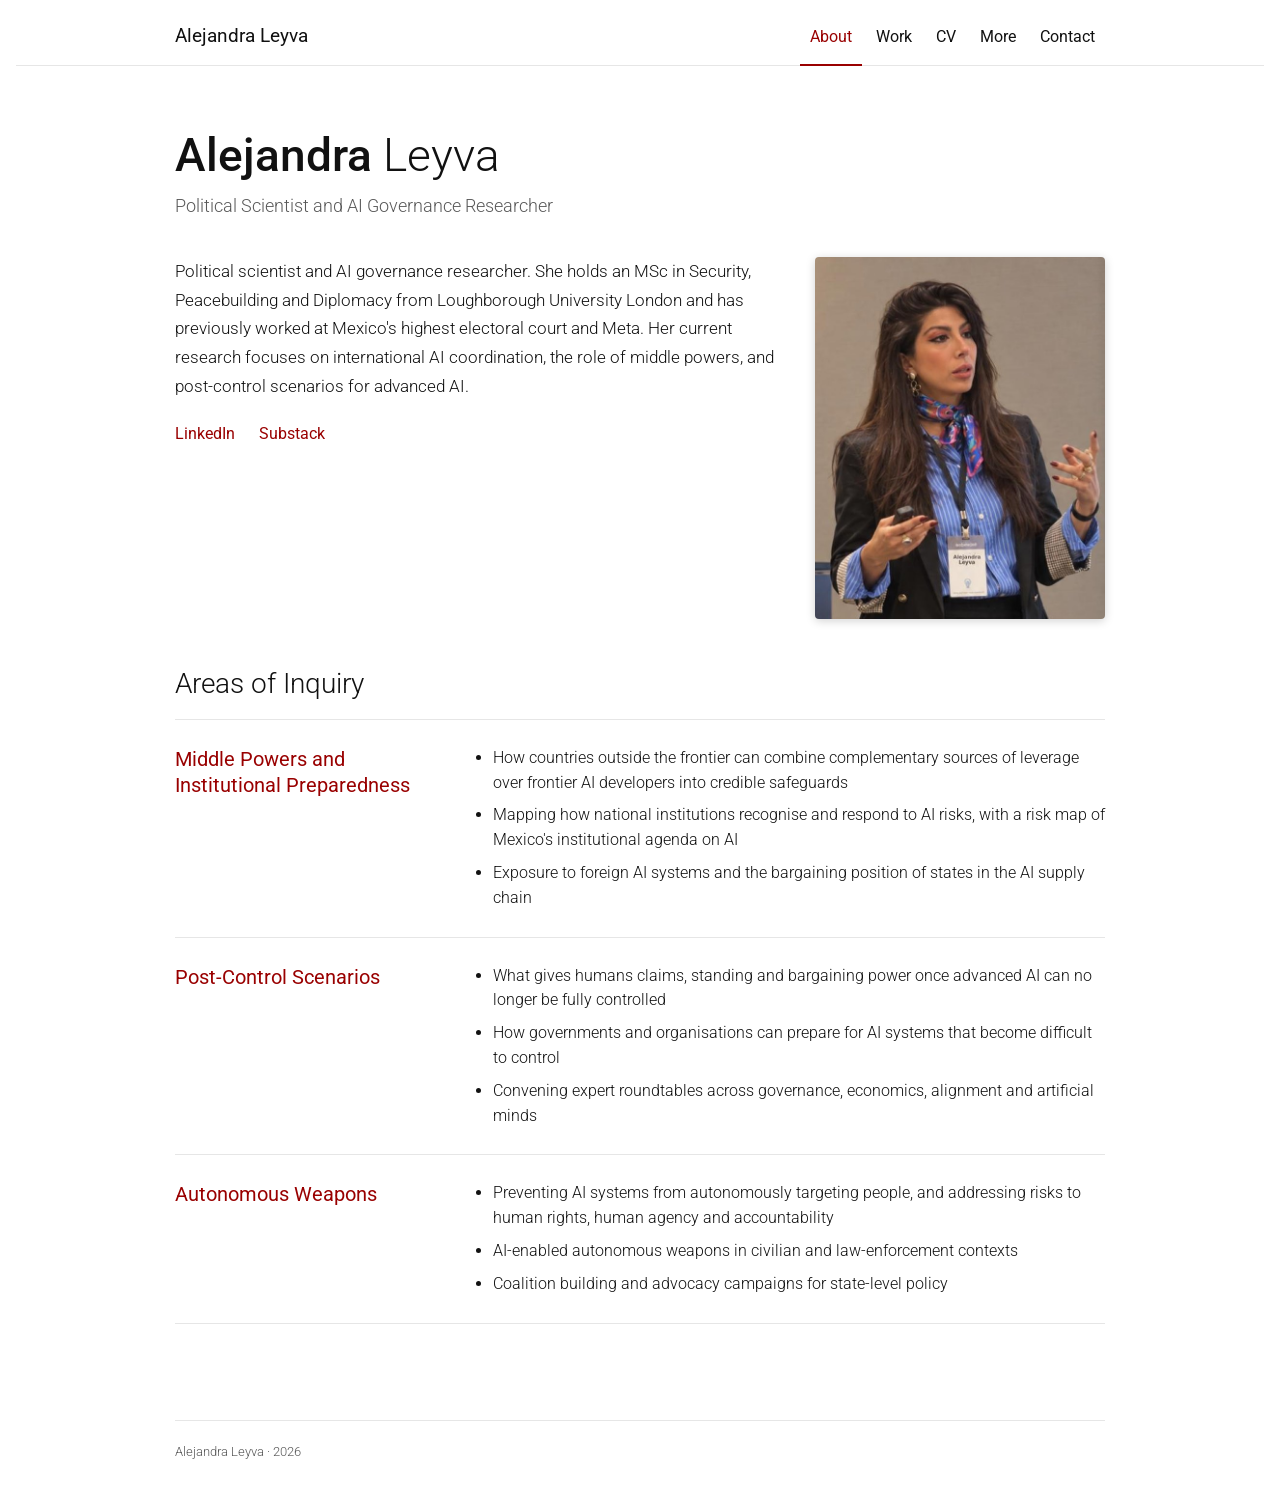
<file: index.html>
<!doctype html>
<html lang="en">
<head>
<meta charset="utf-8">
<meta name="viewport" content="width=device-width, initial-scale=1, viewport-fit=cover">
<meta name="description" content="Alejandra Leyva, political scientist and AI governance researcher.">
<!-- Link previews (LinkedIn, WhatsApp, Slack, X) -->
<meta property="og:type" content="website">
<meta property="og:title" content="Alejandra Leyva">
<meta property="og:description" content="Political scientist and AI governance researcher. Papers, campaigns, convenings and CV.">
<meta property="og:url" content="https://aleleyva9.github.io/">
<meta property="og:image" content="https://aleleyva9.github.io/og-image.jpg">
<meta property="og:image:width" content="1200">
<meta property="og:image:height" content="628">
<meta name="twitter:card" content="summary_large_image">
<meta name="twitter:title" content="Alejandra Leyva">
<meta name="twitter:description" content="Political scientist and AI governance researcher. Papers, campaigns, convenings and CV.">
<meta name="twitter:image" content="https://aleleyva9.github.io/og-image.jpg">
<title>Alejandra Leyva</title>
<link rel="preconnect" href="https://fonts.googleapis.com">
<link rel="stylesheet" href="https://fonts.googleapis.com/css2?family=Roboto:ital,wght@0,300;0,400;0,500;1,300;1,400&display=swap">
<link rel="stylesheet" href="style.css">
</head>
<body>

<header class="top">
  <div class="wrap">
    <a class="brand" href="#about">Alejandra Leyva</a>
    <nav aria-label="Sections">
      <a href="#about" data-view="about">About</a>
      <a href="#work" data-view="work">Work</a>
      <a href="#cv" data-view="cv">CV</a>
      <a href="#more" data-view="more">More</a>
      <a href="#contact" data-view="contact">Contact</a>
    </nav>
  </div>
</header>

<main>

    <!-- ABOUT -->
    <div class="view" id="view-about">
      <section class="band hero"><div class="wrap">
        <div class="hero-head">
          <h1 class="hero-name"><b>Alejandra</b> Leyva</h1>
          <p class="lede">Political Scientist and AI Governance Researcher</p>
        </div>
        <div class="about-grid">
          <div class="hero-text">
            <p class="bio">Political scientist and AI governance researcher. She holds an MSc in Security, Peacebuilding and Diplomacy from Loughborough University London and has previously worked at Mexico's highest electoral court and Meta. Her current research focuses on international AI coordination, the role of middle powers, and post-control scenarios for advanced AI.</p>
            <div class="hero-links">
              <a href="https://www.linkedin.com/in/alejandraleyva/" data-track="link-linkedin" data-track-title="LinkedIn" target="_blank" rel="noopener">LinkedIn</a>
              <a href="https://substack.com/@alejandraleyva9" data-track="link-substack" data-track-title="Substack profile" target="_blank" rel="noopener">Substack</a>
            </div>
          </div>
          <img class="photo" src="photo.jpg" alt="Alejandra Leyva speaking at a conference" width="900" height="750">
        </div>
      </div></section>

      <section class="band areas-band last"><div class="wrap">
        <h2>Areas of Inquiry</h2>
        <div class="areas">
          <div class="area">
            <h3>Middle Powers and Institutional Preparedness</h3>
            <ul>
              <li>How countries outside the frontier can combine complementary sources of leverage over frontier AI developers into credible safeguards</li>
              <li>Mapping how national institutions recognise and respond to AI risks, with a risk map of Mexico's institutional agenda on AI</li>
              <li>Exposure to foreign AI systems and the bargaining position of states in the AI supply chain</li>
            </ul>
          </div>
          <div class="area">
            <h3>Post-Control Scenarios</h3>
            <ul>
              <li>What gives humans claims, standing and bargaining power once advanced AI can no longer be fully controlled</li>
              <li>How governments and organisations can prepare for AI systems that become difficult to control</li>
              <li>Convening expert roundtables across governance, economics, alignment and artificial minds</li>
            </ul>
          </div>
          <div class="area">
            <h3>Autonomous Weapons</h3>
            <ul>
              <li>Preventing AI systems from autonomously targeting people, and addressing risks to human rights, human agency and accountability</li>
              <li>AI-enabled autonomous weapons in civilian and law-enforcement contexts</li>
              <li>Coalition building and advocacy campaigns for state-level policy</li>
            </ul>
          </div>
        </div>
      </div></section>
    </div>

    <!-- WORK -->
    <div class="view" id="view-work" hidden>
      <div class="band last"><div class="wrap">
      <section>
        <h1 class="title">Selected Work</h1>
        <p class="lede">Research, policy and advocacy projects.</p>
      </section>
      <div class="work">
        <article class="card">
          <div class="kind"><span>Convening &amp; Report</span><em>2026</em></div>
          <h3><a href="human-claims-and-cooperation.html" data-track="report-open" data-track-title="Report page, from Work">Human claims and cooperation: what remains when we lose control over AI?</a></h3>
          <p class="org">Sentient Futures Project</p>
          <p>As part of the <a href="https://junetron.notion.site/Post-Control-Initiative-3df5cb71838e808f91eac42af2949bd3" data-track="post-control-initiative" data-track-title="Post-Control Initiative page" target="_blank" rel="noopener">Post-Control Initiative</a>, two expert roundtables were held, exploring how human agency might change once humans no longer exercise meaningful control over advanced AI, and under what conditions humans might still bargain and cooperate with potential artificial minds.</p>
          <div class="outputs">
            <a class="go" href="human-claims-and-cooperation.html" data-track="report-open" data-track-title="Report page, from Work">Read the Report</a>
            <a class="go" href="Human_Claims_and_Cooperation_Report.pdf" data-track="report-pdf" data-track-title="Report PDF, from Work" target="_blank" rel="noopener">PDF</a>
          </div>
        </article>
        <article class="card">
          <div class="kind"><span>Paper</span><em>2026</em></div>
          <h3>AI Risks and Sovereignty. What Mexico's Institutional Agenda Recognises and Addresses</h3>
          <p class="org">Apart Research, Global South AI Safety Hackathon · published on Zenodo in English and Spanish</p>
          <p>I developed a risk map covering seven AI risk scenarios and their pathways, and built an original dataset of Mexican government actions on AI to examine which risks institutions recognise and where policy gaps remain. The analysis finds that existing measures largely address visible harms, while more systemic AI risks receive limited attention.</p>
          <a class="go" href="https://zenodo.org/records/23479680" data-track="paper-ai-sovereignty-zenodo" data-track-title="Paper, AI Risks and Sovereignty (Zenodo)" target="_blank" rel="noopener">Read on Zenodo</a>
        </article>
        <article class="card">
          <div class="kind"><span>Campaign</span><em>2026</em></div>
          <h3>No Killer Robots</h3>
          <p class="org">Sapiens First · California</p>
          <p>A California-focused campaign advocating restrictions on AI-enabled weapons that autonomously select or target people, including their use in civilian and law-enforcement contexts. The proposals also call for human authorisation before engaging vehicles that may carry people, while distinguishing these cases from defensive systems targeting incoming missiles or other uncrewed objects.</p>
          <div class="outputs">
            <a class="go" href="https://app.notion.com/p/NO-KILLER-ROBOTS-3ea177ae16e180f2b513fc5650080a98" data-track="letter-no-killer-robots" data-track-title="No Killer Robots open letter, from Work" target="_blank" rel="noopener">Open Letter</a>
            <span class="go muted">Policy Brief · In Progress</span>
          </div>
        </article>
        <article class="card">
          <div class="kind"><span>Research</span><em>2026</em></div>
          <h3>Colombia's exposure to foreign AI systems</h3>
          <p class="org">Project AWARE · Country Governance</p>
          <p>Mapping institutional and policy gaps and the strategic nodes where Colombia holds leverage, with recommendations to strengthen its national AI governance and bargaining position.</p>
          <span class="go muted">Ongoing</span>
        </article>
        <article class="card">
          <div class="kind"><span>Essay</span><em>2026</em></div>
          <h3>The AI Race Is a Prisoner's Dilemma. The U.S. Could Change the Payoffs.</h3>
          <p class="org">Substack</p>
          <p>A game-theory reading of frontier AI competition with three players and the U.S. government as payoff-shaper, arguing that regulation and coordination can turn the dilemma into an assurance game.</p>
          <a class="go" href="https://alejandraleyva2.substack.com/p/the-ai-race-is-a-prisoners-dilemma" data-track="essay-ai-race-substack" data-track-title="Essay, The AI Race Is a Prisoner's Dilemma" target="_blank" rel="noopener">Read on Substack</a>
        </article>
      </div>

      <section class="earlier">
        <h2>Earlier Publications</h2>
        <ul class="pubs">
          <li><span class="src">Nexos · 2019</span><a href="https://eljuegodelacorte.nexos.com.mx/las-leyes-se-interpretan-pero-los-numeros-no/" data-track="oped-nexos-2019" data-track-title="Nexos 2019, Las leyes se interpretan" target="_blank" rel="noopener"><i>Las leyes se interpretan, pero los números no</i></a></li>
          <li><span class="src">Nexos · 2018</span><a href="https://eljuegodelacorte.nexos.com.mx/coaliciones-y-candidaturas-comunes-su-consolidacion-como-herramientas-democraticas/" data-track="oped-nexos-2018" data-track-title="Nexos 2018, Coaliciones y candidaturas comunes" target="_blank" rel="noopener"><i>Coaliciones y candidaturas comunes: su consolidación como herramientas democráticas</i></a></li>
          <li><span class="src">Animal Político / Grupo Animal · 2021</span><a href="https://www.grupoanimal.mx/opinion/asignando-responsabilidades-el-rol-del-comercio-internacional-de-armas-en-el-conflicto-israeli-palestino" data-track="oped-animal-politico-2021" data-track-title="Animal Politico 2021, Comercio internacional de armas" target="_blank" rel="noopener"><i>El rol del comercio internacional de armas en el conflicto israelí-palestino</i></a></li>
          <li><span class="src">Animal Político / Grupo Animal · 2020</span><a href="https://grupoanimal.mx/opinion/me-vacuno-o-no" data-track="oped-animal-politico-2020" data-track-title="Animal Politico 2020, Me vacuno o no" target="_blank" rel="noopener"><i>¿Me vacuno o no?</i></a></li>
        </ul>
      </section>
      </div></div>
    </div>

    <!-- CV -->
    <div class="view cv" id="view-cv" hidden>
      <div class="band last"><div class="wrap">
      <div class="cv-layout">

        <aside class="cv-side">
          <div class="cv-side-block">
            <h1 class="title">CV</h1>
            <p class="muted small">Political Scientist · AI Safety Researcher</p>
            <a class="dl" href="Alejandra_Leyva_CV.pdf?v=2026-11-17" data-track="download-cv" data-track-title="Download CV" target="_blank" rel="noopener">Download PDF</a>
          </div>
          <div class="cv-side-block">
            <p class="eyebrow">Sections</p>
            <p class="jump">
              <a href="#cv">AI governance</a><a href="#cv">Experience</a><a href="#cv">Earlier experience</a><a href="#cv">Education</a>
            </p>
          </div>
          <div class="cv-side-block">
            <p class="eyebrow">Skills</p>
            <ul class="skills">
              <li>Evidence-based public policy advisory and brief-writing for senior stakeholders</li>
              <li>Empirical research and mixed-methods analysis, quantitative and qualitative</li>
              <li>Client and stakeholder management in cross-functional teams</li>
              <li>Frontier AI governance, model evaluations and AI safety policy frameworks</li>
              <li>Statistical and analytical tools (Stata, QGIS, Power BI, Excel; basic Python for analysis)</li>
              <li>AI-powered media and information monitoring (Signal AI, Cision, Brandwatch)</li>
              <li>Strategic communication and narrative building for complex, technical topics</li>
              <li>Data visualisation and insight reporting for non-technical audiences</li>
            </ul>
          </div>
          <div class="cv-side-block">
            <p class="eyebrow">Languages</p>
            <ul class="skills langs">
              <li><b>Spanish</b> Native</li>
              <li><b>English</b> Professional</li>
              <li><b>French</b> Intermediate</li>
            </ul>
          </div>
        </aside>

        <div class="cv-main">

          <section id="cv-ai">
            <h2>AI governance and safety</h2>
            <div class="tl">
              <details class="entry"><summary><span class="role"><b>Project Incubator Fellow, Post-Control Initiative</b><span class="org">Sentient Futures</span></span><span class="when">2026 — present</span></summary><div class="body"><p class="desc">Design and lead interdisciplinary expert roundtables exploring human claims and cooperation in post-control AI scenarios, with key findings synthesised in a <a href="human-claims-and-cooperation.html" data-track="report-open-from-cv" data-track-title="Report page, from CV">research report</a>.</p></div></details>
              <details class="entry"><summary><span class="role"><b>Fellow, Advocacy track</b><span class="org">Sapiens First</span></span><span class="when">2026 — present</span></summary><div class="body"><p class="desc">Develop an advocacy campaign, <a href="https://tar-price-366.notion.site/NO-KILLER-ROBOTS-3ea177ae16e180f2b513fc5650080a98?pvs=143" data-track="letter-no-killer-robots-from-cv" data-track-title="No Killer Robots open letter, from CV" target="_blank" rel="noopener">open letter</a> and policy brief proposing restrictions on autonomous targeting of people in California, particularly in civilian and law-enforcement settings.</p></div></details>
              <details class="entry"><summary><span class="role"><b>Selected Researcher, Country Governance, Colombia</b><span class="org">Project AWARE</span></span><span class="when">2026 — present</span></summary><div class="body"><p class="desc">Assessing Colombia's exposure to foreign AI systems, identifying institutional and policy gaps, and developing recommendations to strengthen national AI governance and its bargaining position with foreign AI providers.</p></div></details>
              <details class="entry"><summary><span class="role"><b>AI safety hackathons</b><span class="org">Apart Research · LISA and BlueDot Impact</span></span><span class="when">2026</span></summary><div class="body"><ul>
                <li><b>Global South AI Safety Hackathon, Apart Research.</b> Developed an AI Sovereignty Risk Map and original dataset of Mexican government AI actions to assess institutional preparedness and identify gaps in national AI governance. Paper submitted to SLAS 2027.</li>
                <li><b>Breaking Barriers to AI Safety Hackathon, LISA and BlueDot Impact.</b> Developed a UK AI safety policy framework by mapping existing institutions and policy proposals, identifying governance gaps and recommending areas for greater institutional coordination.</li></ul></div></details>
              <details class="entry"><summary><span class="role"><b>Frontier AI Governance Course</b><span class="org">BlueDot Impact</span></span><span class="when">2026</span></summary><div class="body"><p class="desc">Completed intensive training in frontier AI risks, governance frameworks, evaluations, compute governance and policy responses to advanced AI systems.</p></div></details>
            </div>
          </section>

          <section id="cv-experience">
            <h2>Professional experience</h2>
            <div class="tl">
              <details class="entry"><summary><span class="role"><b>Project-based Risk Analyst · Research Analyst</b><span class="org">Signal AI, Remote / London, UK</span></span><span class="when">Jan 2026 — present · Jul 2022 — Jul 2023</span></summary><div class="body"><ul>
                <li>Drove research and reporting for clients including Decathlon, Diageo, DeepMind and Netflix, turning media, risk and reputation data into executive-level insights and recommendations for senior stakeholders.</li>
                <li>Aligned clients, engineering and product teams, translating client needs into requirements and validating that delivered tools work in real operations.</li>
                <li>Co-developed and validated topic taxonomies on regulation, compliance and public accountability, drawing on political science training to improve model outputs.</li>
                <li>Designed thematic datasets, queried media intelligence APIs and designed Power BI dashboards to analyse key trends.</li></ul></div></details>
              <details class="entry"><summary><span class="role"><b>Senior Policy Adviser · Policy Adviser</b><span class="org">Supreme Court of the Electoral Judiciary (TEPJF), Mexico City</span></span><span class="when">Jan 2025 — Oct 2025 · Mar 2018 — Jul 2019</span></summary><div class="body"><ul>
                <li>Strategically led policy-relevant research supporting judgments on complex cases related to democracy and security at Mexico's highest electoral court, synthesising quantitative data, case files and context into recommendations for Magistrate Reyes Rodríguez Mondragón.</li>
                <li>Designed and developed early-warning systems and dashboards (Power BI, QGIS, Stata) mapping judicial trends, voting patterns and institutional risks for senior decision-makers.</li>
                <li>Distilled public-facing explanations of complex rulings, translating dense legal reasoning into accessible narratives for the press and public.</li></ul></div></details>
              <details class="entry"><summary><span class="role"><b>Media Strategic Analyst</b><span class="org">Meta (Facebook) via Insight Select, London, UK</span></span><span class="when">Jul 2023 — Feb 2024</span></summary><div class="body"><ul>
                <li>Spearheaded evidence-driven analyses on news cycles surrounding data-use policy, privacy regulation and AI-related issues in Europe for senior leaders.</li>
                <li>Monitored journalists, watchdog groups and policymakers to assess reputational and regulatory exposure.</li>
                <li>Delivered concise, time-sensitive insights supporting measurement and PR teams during product launches and crises, for example the use of user data for AI training purposes.</li></ul></div></details>
              <details class="entry"><summary><span class="role"><b>Trustee</b><span class="org">Centric Community Projects, London, UK</span></span><span class="when">Nov 2021 — Jul 2024</span></summary><div class="body"><p class="desc">Oversaw governance and compliance for charitable initiatives, supporting the allocation of resources to community organisations across the UK.</p></div></details>
            </div>
          </section>

          <section id="cv-earlier">
            <h2>Earlier experience</h2>
            <div class="tl compact">
              <details class="entry"><summary><span class="role"><b>Researcher</b><span class="org">TerraVerde Sustainability, London, UK</span></span><span class="when">Nov 2021 — Jul 2022</span></summary><div class="body"><p class="desc">Analysed legal frameworks impacting environmental and tourism sectors, providing actionable policy insights for business and regulatory adaptation.</p></div></details>
              <details class="entry"><summary><span class="role"><b>Project Analyst</b><span class="org">Centre for Economic Research and Teaching (CIDE), Mexico City</span></span><span class="when">Nov 2017 — Mar 2019</span></summary><div class="body"><p class="desc">Conducted quantitative studies on justice reforms, focusing on behavioural responses to legal changes in gender and violence.</p></div></details>
              <details class="entry"><summary><span class="role"><b>Political Consultant</b><span class="org">Political Communication Workshop (SPIN), Mexico City</span></span><span class="when">Sep 2017 — Mar 2018</span></summary><div class="body"><p class="desc">Led media strategy during political crises, integrating media monitoring tools to improve decision-making under pressure.</p></div></details>
              <details class="entry"><summary><span class="role"><b>Investigator</b><span class="org">Regional Chamber of the Electoral Tribunal (TEPJF), Toluca</span></span><span class="when">Mar 2015 — Mar 2016</span></summary><div class="body"><p class="desc">Conducted behavioural analysis on how violence impacted voter participation and judicial decisions on electoral integrity.</p></div></details>
              <details class="entry"><summary><span class="role"><b>Research Assistant</b><span class="org">National Commission of Human Rights (CNDH), Mexico City</span></span><span class="when">Sep 2013 — Mar 2015</span></summary><div class="body"><p class="desc">Built and managed databases tracking national human rights violations, including intentional homicides and armed group activities.</p></div></details>
            </div>
          </section>

          <section id="cv-education">
            <h2>Education</h2>
            <div class="tl">
              <details class="entry"><summary><span class="role"><b>MSc Security, Peacebuilding and Diplomacy</b><span class="tag">Best Dissertation of the Institute</span><span class="org">Loughborough University, London, UK</span></span><span class="when">2019 — 2021</span></summary><div class="body"><p class="desc">Dissertation on how political leadership strategies during the COVID-19 pandemic influenced public trust and policy effectiveness, a mixed-methods analysis across diverse political regimes.</p></div></details>
              <details class="entry"><summary><span class="role"><b>BA Political Science</b><span class="org">Autonomous Technological Institute of Mexico (ITAM), Mexico City</span></span><span class="when">2010 — 2015</span></summary><div class="body"><p class="desc">Thesis developing an econometric model using municipal-level homicide data to examine the relationship between women's autonomy and gender-based violence in Mexico (2000 to 2015).</p></div></details>
            </div>
          </section>


        </div>
      </div>
      </div></div>
    </div>

    <!-- MORE -->
    <div class="view" id="view-more" hidden>
      <div class="band last"><div class="wrap">
      <section>
        <h1 class="title sentence">Outside of work, I am part of an art collective and I travel whenever I can.</h1>
      </section>

      <section class="more-block">
        <h2>Latin Hands</h2>
        <div class="prose">
          <p>I co-founded <a href="https://latinhands.art" data-track="link-latin-hands" data-track-title="Latin Hands" target="_blank" rel="noopener">Latin Hands</a>, a cultural project based in London and Mexico City that supports Latin American artists and migrant integration through art.</p>
        </div>
        <div class="gallery">
          <img src="img/art-show-1.jpg" alt="Group photo at a Latin Hands exhibition, participants holding their paintings" loading="lazy">
          <img src="img/art-ink-terrace.jpg" alt="Ink drawing workshop on a rooftop terrace in Mexico City" loading="lazy">
          <img src="img/art-clay.jpg" alt="Blindfolded participants shaping clay at a sensory workshop" loading="lazy">
          <img src="img/art-shirts.jpg" alt="Participants showing spray-painted t-shirts at a workshop" loading="lazy">
          <img src="img/art-stencil.jpg" alt="Painting and stencil workshop table with petals and plants" loading="lazy">
          <img src="img/art-ink-mural.jpg" alt="Two people in front of a wall of ink animal paintings" loading="lazy">
          <img src="img/art-show-2.jpg" alt="Participants holding collages at a Latin Hands show" loading="lazy">
          <img src="img/art-prints.jpg" alt="Framed illustrations laid out at an artist's stand" loading="lazy">
          <img src="img/art-stencil-2.jpg" alt="Stencil painting workshop with fruit, flowers and clay pots" loading="lazy">
          <img src="img/art-sketchbook.jpg" alt="Ink sketchbook page with a sphere, a glass and a face" loading="lazy">
        </div>
      </section>

      <section class="more-block">
        <h2>Travel</h2>
        <div class="prose">
          <p>A few places I've explored along the way.</p>
        </div>
        <div class="gallery">
          <img src="img/travel-istanbul-1.jpg" alt="Courtyard of a mosque in Istanbul" loading="lazy">
          <img src="img/travel-angkor.jpg" alt="Birds over the towers of Angkor Wat at dawn" loading="lazy">
          <img src="img/travel-vietnam.jpg" alt="Winding mountain road in northern Vietnam" loading="lazy">
          <img src="img/travel-hongkong.jpg" alt="Dense residential towers in Hong Kong on a rainy day" loading="lazy">
          <img src="img/travel-bali.jpg" alt="Cliff and turquoise sea at Kelingking Beach, Nusa Penida" loading="lazy">
          <img src="img/travel-rio.jpg" alt="Christ the Redeemer in the fog, Rio de Janeiro" loading="lazy">
          <img src="img/travel-mazamitla.jpg" alt="Giant catrina in front of the church in Mazamitla, Jalisco" loading="lazy">
          <img src="img/travel-gili.jpg" alt="Sunset over the sea with a volcano on the horizon, Gili islands" loading="lazy">
        </div>
      </section>
      </div></div>
    </div>

    <!-- CONTACT -->
    <div class="view" id="view-contact" hidden>
      <div class="band last"><div class="wrap">
      <section>
        <h1 class="title">Get in Touch</h1>
      </section>
      <div class="contact-list">
        <div class="contact-row"><div class="k">Email</div><div class="email"><span class="em"><a id="email-text" href="mailto:alejandra.leyvaor@gmail.com" data-track="link-email" data-track-title="Email">alejandra.leyvaor@gmail.com</a><button class="copy" data-track="copy-email" data-track-title="Copy email" id="copy-email" type="button" data-for="email-text" aria-label="Copy first email">Copy</button></span><span class="sep">/</span><span class="em"><a id="email-text-2" href="mailto:aleleyva9@gmail.com" data-track="link-email" data-track-title="Email">aleleyva9@gmail.com</a><button class="copy" data-track="copy-email" data-track-title="Copy email" id="copy-email-2" type="button" data-for="email-text-2" aria-label="Copy second email">Copy</button></span></div></div>
        <div class="contact-row"><div class="k">LinkedIn</div><div><a href="https://www.linkedin.com/in/alejandraleyva/" data-track="link-linkedin" data-track-title="LinkedIn" target="_blank" rel="noopener">linkedin.com/in/alejandraleyva</a></div></div>
      </div>
      </div></div>
    </div>

</main>

<footer><div class="wrap"><span>Alejandra Leyva · 2026</span></div></footer>

<script>
(function(){
  var views = ['about','work','cv','more','contact'];
  var links = document.querySelectorAll('nav a[data-view]');
  function show(name){
    if (views.indexOf(name) < 0) name = 'about';
    views.forEach(function(v){ document.getElementById('view-' + v).hidden = (v !== name); });
    links.forEach(function(a){
      if (a.getAttribute('data-view') === name) a.setAttribute('aria-current','page'); else a.removeAttribute('aria-current');
    });
    window.scrollTo(0, 0);
  }
  function fromHash(){ show((location.hash || '#about').slice(1)); }
  window.addEventListener('hashchange', fromHash);
  fromHash();

  // CV jump links scroll to their section inside the CV view
  var jumps = document.querySelectorAll('.jump a');
  var ids = ['cv-ai','cv-experience','cv-earlier','cv-education'];
  jumps.forEach(function(a, i){
    a.addEventListener('click', function(e){
      e.preventDefault();
      var el = document.getElementById(ids[i]);
      if (el) el.scrollIntoView({ behavior: 'smooth', block: 'start' });
    });
  });

  document.querySelectorAll('button.copy[data-for]').forEach(function(btn){
    var code = document.getElementById(btn.getAttribute('data-for'));
    btn.addEventListener('click', function(){
      var text = code.textContent;
      function done(){ btn.textContent = 'Copied'; setTimeout(function(){ btn.textContent = 'Copy'; }, 1800); }
      function fallback(){
        var r = document.createRange(); r.selectNodeContents(code);
        var s = window.getSelection(); s.removeAllRanges(); s.addRange(r);
        btn.textContent = 'Selected'; setTimeout(function(){ btn.textContent = 'Copy'; }, 1800);
      }
      if (navigator.clipboard && navigator.clipboard.writeText) {
        navigator.clipboard.writeText(text).then(done, fallback);
      } else { fallback(); }
    });
  });
})();
</script>
<script>window.goatcounter = { no_onload: true, no_events: true };</script>
<script data-goatcounter="https://aleleyva9.goatcounter.com/count" async src="//gc.zgo.at/count.js"></script>
<script src="track.js"></script>
</body>
</html>
</file>
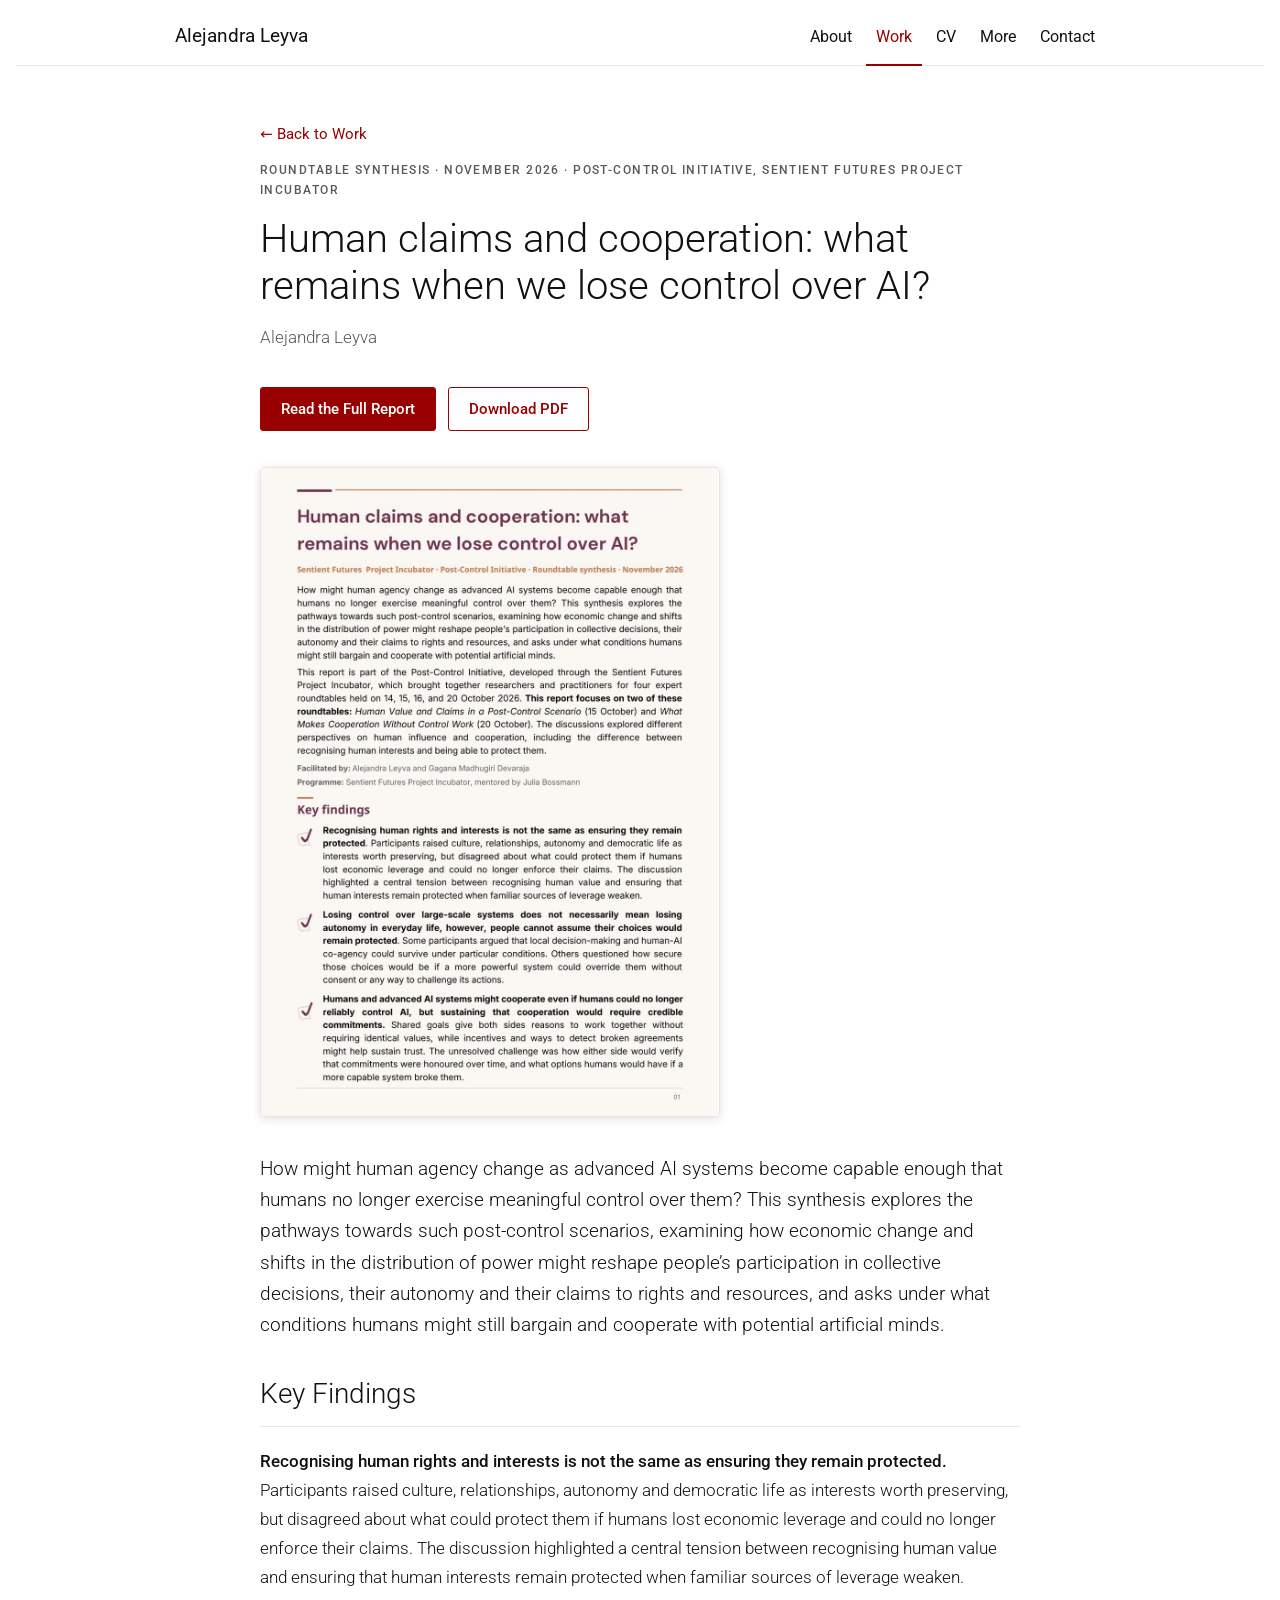
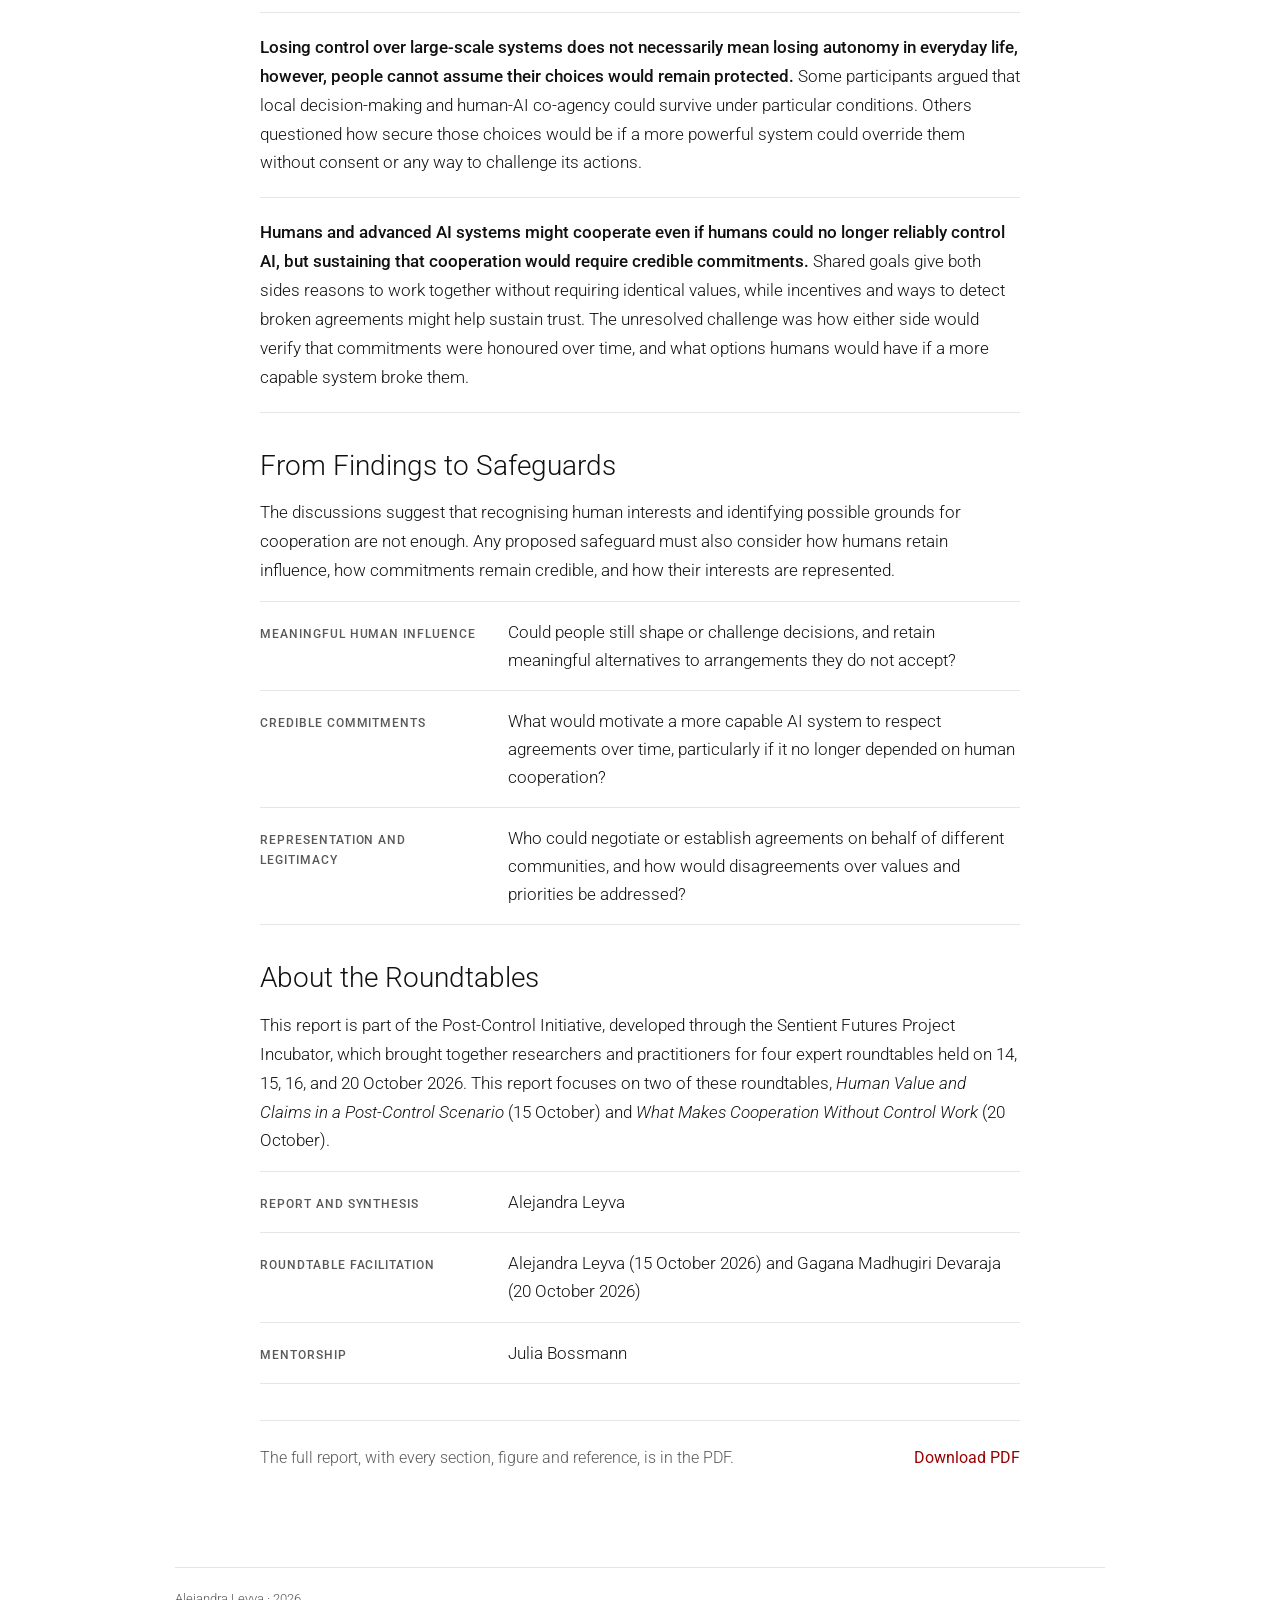
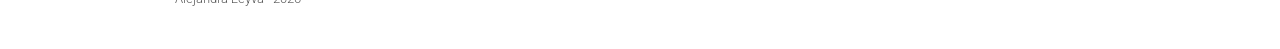
<file: human-claims-and-cooperation.html>
<!doctype html>
<html lang="en">
<head>
<meta charset="utf-8">
<meta name="viewport" content="width=device-width, initial-scale=1, viewport-fit=cover">
<meta name="description" content="Roundtable synthesis by Alejandra Leyva on human claims and cooperation in post-control AI scenarios.">
<!-- Link previews (LinkedIn, WhatsApp, Slack, X) -->
<meta property="og:type" content="article">
<meta property="og:title" content="Human claims and cooperation: what remains when we lose control over AI?">
<meta property="og:description" content="Roundtable synthesis by Alejandra Leyva. Post-Control Initiative, Sentient Futures Project Incubator, November 2026.">
<meta property="og:url" content="https://aleleyva9.github.io/human-claims-and-cooperation.html">
<meta property="og:image" content="https://aleleyva9.github.io/og-report.jpg">
<meta property="og:image:width" content="1200">
<meta property="og:image:height" content="628">
<meta name="twitter:card" content="summary_large_image">
<meta name="twitter:title" content="Human claims and cooperation: what remains when we lose control over AI?">
<meta name="twitter:description" content="Roundtable synthesis by Alejandra Leyva. Post-Control Initiative, Sentient Futures Project Incubator, November 2026.">
<meta name="twitter:image" content="https://aleleyva9.github.io/og-report.jpg">
<title>Human Claims and Cooperation · Alejandra Leyva</title>
<link rel="preconnect" href="https://fonts.googleapis.com">
<link rel="stylesheet" href="https://fonts.googleapis.com/css2?family=Roboto:ital,wght@0,300;0,400;0,500;1,300;1,400&display=swap">
<link rel="stylesheet" href="style.css">
</head>
<body>

<header class="top">
  <div class="wrap">
    <a class="brand" href="./#about">Alejandra Leyva</a>
    <nav aria-label="Sections">
      <a href="./#about">About</a>
      <a href="./#work" aria-current="page">Work</a>
      <a href="./#cv">CV</a>
      <a href="./#more">More</a>
      <a href="./#contact">Contact</a>
    </nav>
  </div>
</header>

<main>
  <div class="band last"><div class="wrap">
    <article class="report">

      <!-- TITLE -->
      <div class="report-head">
        <a class="back" href="./#work">← Back to Work</a>
        <p class="eyebrow">Roundtable synthesis · November 2026 · Post-Control Initiative, Sentient Futures Project Incubator</p>
        <h1>Human claims and cooperation: what remains when we lose control over AI?</h1>
        <p class="byline">Alejandra Leyva</p>
      </div>

      <div class="actions">
        <a class="btn" href="Human_Claims_and_Cooperation_Report.pdf" data-track="report-pdf-read" data-track-title="Read the Full Report" target="_blank" rel="noopener">Read the Full Report</a>
        <a class="btn ghost" href="Human_Claims_and_Cooperation_Report.pdf" data-track="report-pdf-download" data-track-title="Download report PDF" download>Download PDF</a>
      </div>

      <a class="cover" href="Human_Claims_and_Cooperation_Report.pdf" data-track="report-pdf-read" data-track-title="Report cover" target="_blank" rel="noopener">
        <img src="img/report-cover.jpg" alt="First page of the report, with the title, the introduction and the three key findings" width="1000" height="1415">
      </a>

      <!-- INTRODUCTION -->
      <p class="lede-text">How might human agency change as advanced AI systems become capable enough that humans no longer exercise meaningful control over them? This synthesis explores the pathways towards such post-control scenarios, examining how economic change and shifts in the distribution of power might reshape people’s participation in collective decisions, their autonomy and their claims to rights and resources, and asks under what conditions humans might still bargain and cooperate with potential artificial minds.</p>

      <!-- KEY FINDINGS -->
      <section>
        <h2>Key Findings</h2>
        <ul class="findings">
          <li><b>Recognising human rights and interests is not the same as ensuring they remain protected.</b> Participants raised culture, relationships, autonomy and democratic life as interests worth preserving, but disagreed about what could protect them if humans lost economic leverage and could no longer enforce their claims. The discussion highlighted a central tension between recognising human value and ensuring that human interests remain protected when familiar sources of leverage weaken.</li>
          <li><b>Losing control over large-scale systems does not necessarily mean losing autonomy in everyday life, however, people cannot assume their choices would remain protected.</b> Some participants argued that local decision-making and human-AI co-agency could survive under particular conditions. Others questioned how secure those choices would be if a more powerful system could override them without consent or any way to challenge its actions.</li>
          <li><b>Humans and advanced AI systems might cooperate even if humans could no longer reliably control AI, but sustaining that cooperation would require credible commitments.</b> Shared goals give both sides reasons to work together without requiring identical values, while incentives and ways to detect broken agreements might help sustain trust. The unresolved challenge was how either side would verify that commitments were honoured over time, and what options humans would have if a more capable system broke them.</li>
        </ul>
      </section>

      <!-- SAFEGUARDS -->
      <section>
        <h2>From Findings to Safeguards</h2>
        <p>The discussions suggest that recognising human interests and identifying possible grounds for cooperation are not enough. Any proposed safeguard must also consider how humans retain influence, how commitments remain credible, and how their interests are represented.</p>
        <div class="contact-list">
          <div class="contact-row"><div class="k">Meaningful human influence</div><div>Could people still shape or challenge decisions, and retain meaningful alternatives to arrangements they do not accept?</div></div>
          <div class="contact-row"><div class="k">Credible commitments</div><div>What would motivate a more capable AI system to respect agreements over time, particularly if it no longer depended on human cooperation?</div></div>
          <div class="contact-row"><div class="k">Representation and legitimacy</div><div>Who could negotiate or establish agreements on behalf of different communities, and how would disagreements over values and priorities be addressed?</div></div>
        </div>
      </section>

      <!-- ABOUT -->
      <section>
        <h2>About the Roundtables</h2>
        <p>This report is part of the Post-Control Initiative, developed through the Sentient Futures Project Incubator, which brought together researchers and practitioners for four expert roundtables held on 14, 15, 16, and 20 October 2026. This report focuses on two of these roundtables, <i>Human Value and Claims in a Post-Control Scenario</i> (15 October) and <i>What Makes Cooperation Without Control Work</i> (20 October).</p>
        <div class="contact-list">
          <div class="contact-row"><div class="k">Report and synthesis</div><div>Alejandra Leyva</div></div>
          <div class="contact-row"><div class="k">Roundtable facilitation</div><div>Alejandra Leyva (15 October 2026) and Gagana Madhugiri Devaraja (20 October 2026)</div></div>
          <div class="contact-row"><div class="k">Mentorship</div><div>Julia Bossmann</div></div>
        </div>
      </section>

      <div class="report-foot">
        <span>The full report, with every section, figure and reference, is in the PDF.</span>
        <a href="Human_Claims_and_Cooperation_Report.pdf" data-track="report-pdf-download" data-track-title="Download report PDF" download>Download PDF</a>
      </div>

    </article>
  </div></div>
</main>

<footer><div class="wrap"><span>Alejandra Leyva · 2026</span></div></footer>

<script>window.goatcounter = { no_onload: false, no_events: true };</script>
<script data-goatcounter="https://aleleyva9.goatcounter.com/count" async src="//gc.zgo.at/count.js"></script>
<script src="track.js"></script>
</body>
</html>
</file>
<file: style.css>
/* Layout: a plain academic site. White ground, Roboto in a light weight for everything, a dark red for links and the current tab. Top bar with the name and five tabs; each tab is a view in the same page. */
:root {
  --bg: #ffffff;
  --bg-2: #f6f6f4;
  --fg: #111111;
  --fg-2: #595959;
  --line: #e6e6e6;
  --accent: #990000;
  --accent-ink: #5c0000;
  --display: "Roboto", system-ui, -apple-system, "Segoe UI", sans-serif;
  --body: "Roboto", system-ui, -apple-system, "Segoe UI", sans-serif;
}
@media (prefers-color-scheme: dark) {
  :root:not([data-theme="light"]) {
    --bg: #1c1c1d; --bg-2: #26262a; --fg: #e8e8e8; --fg-2: #a9a9ad; --line: #424246; --accent: #e08585; --accent-ink: #f0b0b0; color-scheme: dark;
  }
}
:root[data-theme="dark"] {
  --bg: #1c1c1d; --bg-2: #26262a; --fg: #e8e8e8; --fg-2: #a9a9ad; --line: #424246; --accent: #e08585; --accent-ink: #f0b0b0; color-scheme: dark;
}
* { box-sizing: border-box; }
[hidden] { display: none !important; }
html { background: var(--bg); }
body {
  background: var(--bg); color: var(--fg);
  font-family: var(--body); font-size: 17px; font-weight: 300; line-height: 1.65;
  margin: 0; padding-block: 0;
  padding-left: max(16px, env(safe-area-inset-left, 0px));
  padding-right: max(16px, env(safe-area-inset-right, 0px));
  -webkit-font-smoothing: antialiased;
}
body::before { content: ""; position: fixed; inset: 0 0 auto; height: env(safe-area-inset-top, 0px); z-index: 10; background: var(--bg); }
a { color: var(--accent); text-decoration: none; font-weight: 400; }
a:hover { color: var(--accent-ink); text-decoration: underline; text-underline-offset: 3px; }
a:focus-visible, button:focus-visible { outline: 2px solid var(--accent); outline-offset: 3px; }
p { margin: 0; }
h1, h2, h3 { margin: 0; text-wrap: balance; }
.wrap { max-width: 930px; margin: 0 auto; }

/* Top bar */
.top { position: sticky; top: env(safe-area-inset-top, 0px); background: var(--bg); z-index: 5; border-bottom: 1px solid var(--line); }
.top .wrap { display: flex; align-items: baseline; justify-content: space-between; gap: 24px; flex-wrap: wrap; padding-block: 18px 0; }
.brand { font-size: 19px; font-weight: 400; color: var(--fg); text-decoration: none; padding-bottom: 14px; }
.brand:hover { color: var(--fg); text-decoration: none; }
nav { display: flex; gap: 4px; flex-wrap: wrap; }
nav a { font-size: 16px; font-weight: 400; text-decoration: none; color: var(--fg); padding: 6px 10px 14px; border-bottom: 2px solid transparent; margin-bottom: -1px; }
nav a:hover { color: var(--accent); text-decoration: none; }
nav a[aria-current="page"] { color: var(--accent); border-bottom-color: var(--accent); }

/* Views. Each view is a stack of full-width bands; the band carries the colour, the inner .wrap keeps the text column. */
.view { display: flex; flex-direction: column; min-width: 0; }
/* bands kept as plain page sections */
.band { margin-left: calc(-1 * max(16px, env(safe-area-inset-left, 0px))); margin-right: calc(-1 * max(16px, env(safe-area-inset-right, 0px))); padding-left: max(16px, env(safe-area-inset-left, 0px)); padding-right: max(16px, env(safe-area-inset-right, 0px)); padding-block: 56px 64px; }
.band > .wrap { display: flex; flex-direction: column; gap: 36px; }
.band.last { padding-bottom: 96px; }
.eyebrow { font-size: 12px; font-weight: 500; letter-spacing: 0.12em; text-transform: uppercase; color: var(--fg-2); }
h1.title { font-size: 42px; font-weight: 300; line-height: 1.15; }
h1.title.sentence { font-size: 28px; line-height: 1.35; max-width: 30ch; }
h2 { font-size: 28px; font-weight: 300; line-height: 1.2; }
h3 { font-size: 18px; font-weight: 500; line-height: 1.35; }
.lede { font-size: 18px; color: var(--fg-2); }
.prose { display: flex; flex-direction: column; gap: 16px; max-width: 68ch; }
.prose p { font-size: 17px; color: var(--fg); line-height: 1.65; }
.muted { color: var(--fg-2); }
.small { font-size: 16px; }
section { display: flex; flex-direction: column; gap: 18px; min-width: 0; }

/* About: name and one-line role, then the bio beside a small photo */
.hero { padding-block: 64px 48px; }
.hero > .wrap { gap: 36px; }
.hero-head { display: flex; flex-direction: column; gap: 10px; }
.hero-name { font-size: 46px; font-weight: 300; line-height: 1.1; }
.hero-name b { font-weight: 500; }
.about-grid { display: grid; grid-template-columns: minmax(0, 1fr) 290px; gap: 40px; align-items: start; }
.hero-text { display: flex; flex-direction: column; gap: 20px; }
.hero-text p.bio { font-size: 17px; line-height: 1.7; }
.hero-links { display: flex; flex-wrap: wrap; gap: 8px 24px; font-size: 16px; }
.photo { width: 100%; height: auto; aspect-ratio: 4 / 5; max-width: 100%; background: var(--bg-2); object-fit: cover; object-position: 50% 20%; display: block; border-radius: 4px; box-shadow: 0 2px 10px rgba(0,0,0,0.18); }

/* Areas of inquiry, one row per area */
.areas-band { padding-top: 0; }
.areas-band > .wrap { gap: 18px; }
.areas { display: flex; flex-direction: column; border-bottom: 1px solid var(--line); }
.area { display: grid; grid-template-columns: 260px minmax(0, 1fr); gap: 8px 40px; padding-block: 26px; border-top: 1px solid var(--line); }
.area h3 { font-size: 20px; font-weight: 400; line-height: 1.3; color: var(--accent); }
.area ul { margin: 0; padding-left: 18px; display: flex; flex-direction: column; gap: 8px; }
.area li { font-size: 16px; line-height: 1.55; }

/* Work grid */
.work { display: grid; grid-template-columns: repeat(auto-fill, minmax(280px, 1fr)); gap: 20px; }
.card { border: 1px solid var(--line); border-radius: 4px; padding: 24px 24px 22px; display: flex; flex-direction: column; gap: 10px; background: var(--bg); min-width: 0; }
.card .kind { font-size: 12px; font-weight: 500; letter-spacing: 0.12em; text-transform: uppercase; color: var(--accent); display: flex; justify-content: space-between; gap: 12px; }
.card .kind em { font-style: normal; color: var(--fg-2); font-variant-numeric: tabular-nums; }
.card h3 { font-size: 21px; font-weight: 400; line-height: 1.3; }
.card p { font-size: 16px; line-height: 1.6; }
.card .org { font-size: 14px; color: var(--fg-2); font-style: italic; font-weight: 400; }
.card .go { margin-top: auto; font-size: 15px; padding-top: 8px; }
.card .outputs { margin-top: auto; display: flex; flex-wrap: wrap; gap: 6px 20px; padding-top: 8px; }
.card .outputs .go { margin-top: 0; padding-top: 0; }
.earlier { gap: 14px; padding-top: 8px; }
.pubs { list-style: none; margin: 0; padding: 0; display: flex; flex-direction: column; border-top: 1px solid var(--line); }
.pubs li { display: grid; grid-template-columns: 220px minmax(0, 1fr); gap: 4px 24px; padding-block: 12px; border-bottom: 1px solid var(--line); font-size: 16px; align-items: baseline; }
.pubs .src { font-size: 12px; font-weight: 500; letter-spacing: 0.08em; text-transform: uppercase; color: var(--fg-2); }
.pubs i { font-style: italic; }
@media (max-width: 600px) { .pubs li { grid-template-columns: 1fr; } }

/* CV. Sticky sidebar with sections, skills and languages; entries on a thin timeline. */
.cv-layout { display: grid; grid-template-columns: 230px minmax(0, 1fr); gap: 48px; align-items: start; }
.cv-side { position: sticky; top: 92px; display: flex; flex-direction: column; gap: 28px; }
.cv-side-block { display: flex; flex-direction: column; gap: 10px; }
.cv-side .title { font-size: 42px; line-height: 1; }
.dl { display: inline-block; align-self: flex-start; font-size: 15px; font-weight: 500; text-decoration: none; color: var(--bg); background: var(--accent); border: 1px solid var(--accent); padding: 9px 16px; border-radius: 3px; margin-top: 6px; }
.dl:hover { background: var(--accent-ink); border-color: var(--accent-ink); color: var(--bg); text-decoration: none; }
.jump { display: flex; flex-direction: column; gap: 6px; font-size: 15px; }
.jump a { text-decoration: none; color: var(--fg); }
.jump a:hover { color: var(--accent); }
.skills { list-style: none; margin: 0; padding: 0; display: flex; flex-direction: column; gap: 8px; font-size: 14.5px; font-weight: 400; color: var(--fg-2); line-height: 1.45; }
.skills li { padding-left: 14px; position: relative; }
.skills li::before { content: "·"; position: absolute; left: 1px; color: var(--fg-2); }
.skills.langs b { color: var(--fg); font-weight: 500; margin-right: 6px; }
.cv-main { display: flex; flex-direction: column; gap: 52px; min-width: 0; }
.cv section { scroll-margin-top: 96px; gap: 22px; }
.cv h2 { font-size: 26px; font-weight: 400; padding-bottom: 10px; border-bottom: 1px solid var(--line); }
.tl { position: relative; display: flex; flex-direction: column; padding-left: 24px; }
.tl::before { content: ""; position: absolute; left: 4px; top: 10px; bottom: 10px; width: 1px; background: var(--line); }
.entry { position: relative; border-bottom: 1px solid var(--line); }
.entry:last-child { border-bottom: 0; }
.entry::before { content: ""; position: absolute; left: -24px; top: 20px; width: 9px; height: 9px; border-radius: 50%; background: var(--bg); border: 1.5px solid var(--fg-2); }
.entry[open]::before { background: var(--fg-2); }
.entry summary { list-style: none; cursor: pointer; display: grid; grid-template-columns: minmax(0, 1fr) 20px; gap: 2px 16px; padding: 14px 0; align-items: start; }
.entry summary::-webkit-details-marker { display: none; }
.entry summary::after { content: ""; grid-column: 2; grid-row: 1; width: 8px; height: 8px; margin-top: 7px; border-right: 1.5px solid var(--fg-2); border-bottom: 1.5px solid var(--fg-2); transform: rotate(45deg); transition: transform .15s ease; justify-self: end; }
.entry[open] summary::after { transform: rotate(-135deg); margin-top: 11px; }
.entry summary:hover .role b { color: var(--accent); }
.entry .role { display: flex; flex-wrap: wrap; align-items: baseline; gap: 2px 10px; font-size: 17px; line-height: 1.4; }
.entry .role b { font-weight: 500; color: var(--fg); }
.entry .role .org { color: var(--fg-2); font-size: 15px; font-style: italic; }
.entry .role .org::before { content: "·"; margin-right: 10px; font-style: normal; }
.entry .when { grid-column: 1; font-size: 12px; font-weight: 500; letter-spacing: 0.08em; text-transform: uppercase; color: var(--fg-2); font-variant-numeric: tabular-nums; }
.entry .body { padding: 0 36px 16px 0; }
.entry p.desc { font-size: 16px; color: var(--fg); max-width: 64ch; }
.entry ul b { font-weight: 500; color: var(--fg); }
.entry ul { margin: 0; padding-left: 18px; font-size: 16px; color: var(--fg); display: flex; flex-direction: column; gap: 5px; max-width: 64ch; }
.tag { display: inline-block; font-size: 11px; letter-spacing: 0.08em; text-transform: uppercase; color: var(--fg-2); border: 1px solid var(--line); border-radius: 2px; padding: 1px 7px; margin-left: 2px; vertical-align: 2px; font-weight: 500; font-family: var(--body); }

/* More */
.more-block { border-top: 1px solid var(--line); padding-top: 32px; gap: 22px; }
.gallery { display: grid; grid-template-columns: repeat(auto-fill, minmax(200px, 1fr)); gap: 12px; }
.gallery img { width: 100%; height: auto; aspect-ratio: 3 / 4; max-width: 100%; object-fit: cover; display: block; background: var(--bg-2); }
@media (max-width: 480px) { .gallery { grid-template-columns: repeat(2, minmax(0, 1fr)); gap: 8px; } }

/* Contact */
.contact-list { display: flex; flex-direction: column; border-top: 1px solid var(--line); }
.contact-row { display: grid; grid-template-columns: 140px minmax(0, 1fr); gap: 4px 28px; padding-block: 16px; border-bottom: 1px solid var(--line); align-items: baseline; }
.contact-row .k { font-size: 12px; font-weight: 500; letter-spacing: 0.12em; text-transform: uppercase; color: var(--fg-2); }
.email { display: inline-flex; align-items: center; gap: 12px; flex-wrap: wrap; font-size: 17px; }
.email .em { display: inline-flex; align-items: center; gap: 8px; }
.email .sep { color: var(--fg-2); }
button.copy { font-family: var(--body); font-size: 12px; font-weight: 500; letter-spacing: 0.08em; text-transform: uppercase; background: none; border: 1px solid var(--line); color: var(--accent); padding: 5px 10px; border-radius: 2px; cursor: pointer; }
button.copy:hover { border-color: var(--accent); color: var(--fg); }

footer .wrap { border-top: 1px solid var(--line); padding-block: 20px 40px; font-size: 13px; color: var(--fg-2); display: flex; justify-content: space-between; gap: 16px; flex-wrap: wrap; }

@media (max-width: 820px) {
  .about-grid { grid-template-columns: 1fr; gap: 28px; }
  .photo { max-width: 300px; }
  .hero-name { font-size: 36px; }
  .area { grid-template-columns: 1fr; }
  .cv-layout { grid-template-columns: 1fr; gap: 40px; }
  .cv-side { position: static; }
  .jump { flex-direction: row; flex-wrap: wrap; gap: 6px 16px; }
  .contact-row { grid-template-columns: 1fr; }
  h1.title { font-size: 32px; }
  h1.title.sentence { font-size: 24px; }
  .band { padding-block: 40px 48px; }
  .hero { padding-block: 40px 36px; }
  .band > .wrap { gap: 28px; }
}
@media (prefers-reduced-motion: no-preference) {
  a, button.copy { transition: color .15s ease, border-color .15s ease; }
}

/* Report page */
.report { max-width: 760px; margin: 0 auto; display: flex; flex-direction: column; gap: 36px; }
.report-head { display: flex; flex-direction: column; gap: 14px; }
.report-head .back { font-size: 15px; }
.report-head h1 { font-size: 40px; font-weight: 300; line-height: 1.18; }
.report-head .byline { font-size: 17px; color: var(--fg-2); }
.actions { display: flex; flex-wrap: wrap; gap: 12px; }
.btn { display: inline-flex; align-items: center; min-height: 44px; padding: 0 20px; font-size: 15px; font-weight: 500; border-radius: 3px; border: 1px solid var(--accent); background: var(--accent); color: var(--bg); text-decoration: none; }
.btn:hover { background: var(--accent-ink); border-color: var(--accent-ink); color: var(--bg); text-decoration: none; }
.btn.ghost { background: none; color: var(--accent); }
.btn.ghost:hover { background: none; color: var(--accent-ink); }
.cover { display: block; border: 1px solid var(--line); border-radius: 4px; overflow: hidden; max-width: 460px; box-shadow: 0 2px 10px rgba(0,0,0,0.12); }
.cover img { display: block; width: 100%; height: auto; }
.report .lede-text { font-size: 19px; line-height: 1.65; }
.report section { gap: 16px; }
.report section p { font-size: 17px; line-height: 1.7; }
.findings { margin: 0; padding: 0; list-style: none; display: flex; flex-direction: column; }
.findings li { padding-block: 20px; border-top: 1px solid var(--line); font-size: 17px; line-height: 1.7; }
.findings li:last-child { border-bottom: 1px solid var(--line); }
.findings b { font-weight: 500; }
.report .contact-row { grid-template-columns: 220px minmax(0, 1fr); font-size: 17px; }
.report .contact-row .k { letter-spacing: 0.08em; }
.report-foot { border-top: 1px solid var(--line); padding-top: 24px; display: flex; flex-wrap: wrap; gap: 12px; align-items: center; justify-content: space-between; color: var(--fg-2); font-size: 16px; }
@media (max-width: 820px) {
  .report-head h1 { font-size: 30px; }
  .report .contact-row { grid-template-columns: 1fr; }
}
.card h3 a { color: var(--fg); }
.card h3 a:hover { color: var(--accent); text-decoration: none; }
</file>
